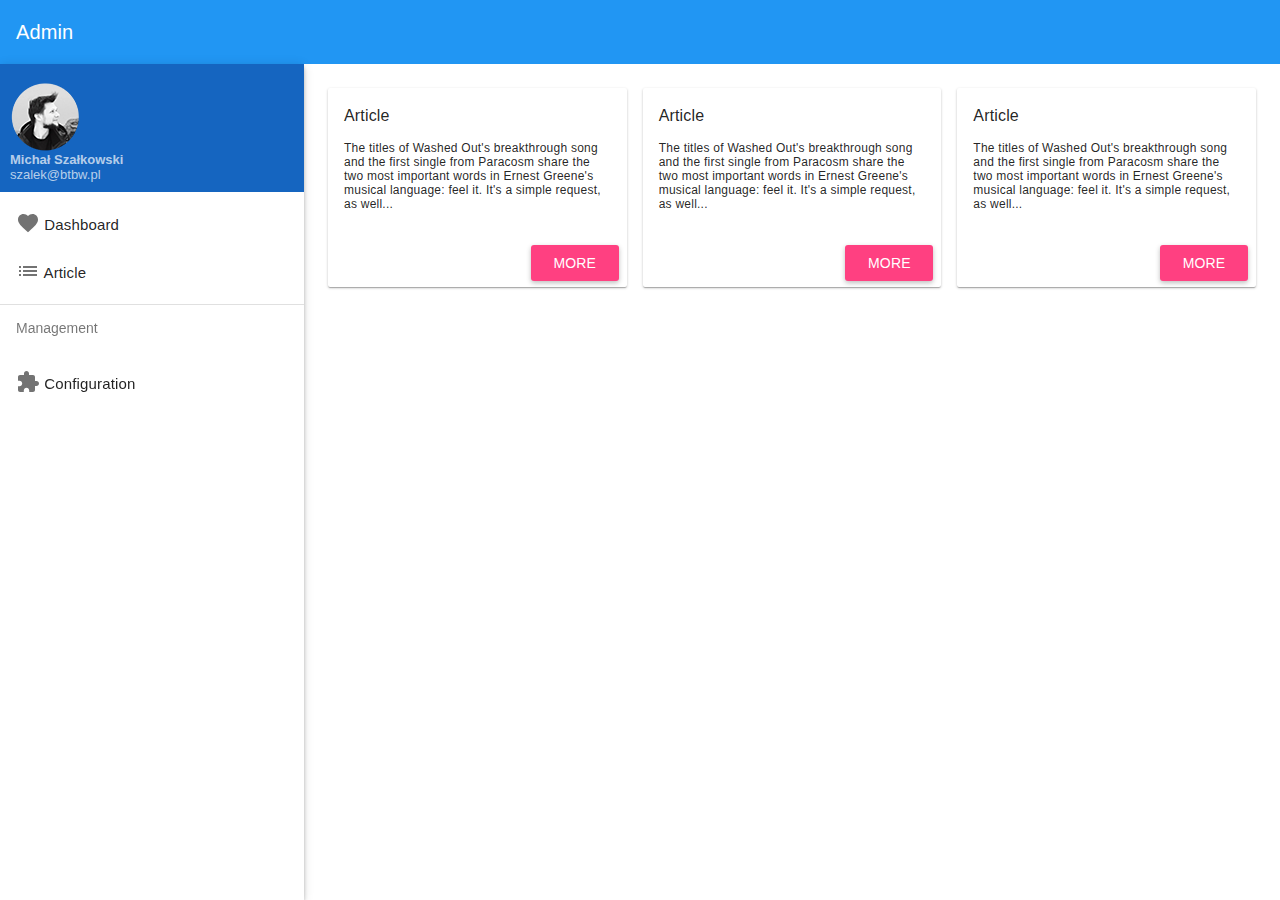
<file: index.html>
<!DOCTYPE html>
<html lang="en" ng-app="app">
<head>
    <meta charset="UTF-8">
    <title>Front</title>
    <meta name="viewport" content="initial-scale=1"/>
    <link rel="stylesheet" href="lib/angular-material/angular-material.min.css">


    <link rel="stylesheet" href="css/admin.css">

</head>

<body layout="column">

<top-widget></top-widget>

<div layout="row" flex>

    <md-sidenav layout="column" class="md-sidenav-left md-whiteframe-z2" md-component-id="left" md-is-locked-open="$mdMedia('gt-sm')">
        <menu-widget></menu-widget>
    </md-sidenav>

    <div layout="column" flex id="content">
        <md-content layout="column" flex class="md-padding">
            <div ui-view></div>
        </md-content>
    </div>

</div>

<!-- Angular Material Dependencies -->

<script src="lib/angular/angular.min.js"></script>
<script src="lib/angular-animate/angular-animate.min.js"></script>
<script src="lib/angular-animate/angular-animate.min.js"></script>
<script src="lib/angular-aria/angular-aria.min.js"></script>
<script src="lib/angular-material/angular-material.min.js"></script>
<script src="lib/angular-material-icons.min.js"></script>


<script src="lib/angular-ui-router/release/angular-ui-router.min.js"></script>

<!-- app -->
<script src="app/app.js"></script>
<script src="app/module/_components/components.directive.js"></script>
<script src="app/module/dashboard/dashboard.module.js"></script>
<script src="app/module/article/article.module.js"></script>
<script src="app/module/configuration/configuration.module.js"></script>
</body>

</html>
</file>
<file: css/admin.css>
.md-toolbar-tools h1 {
    font-size: inherit;
    font-weight: inherit;
    margin: inherit;
}

md-content.md-default-theme {
    background-color: #eee;
}

md-card {
    background-color: #fff;
}
md-card h2:first-of-type {
    margin-top: 0;
}

md-toolbar .md-button.md-default-theme {
    border-radius: 99%;
}

h2 {
    font-weight: 400;
}

.md-toolbar-tools-bottom {
    font-size: small;
}
.md-toolbar-tools-bottom :last-child {
    opacity: 0.8;
}

md-toolbar:not(.md-hue-1),
.md-fab {
    fill: #fff;
}

md-sidenav {
    fill: #737373;
}
md-sidenav ng-md-icon {
    position: relative;
    top: 5px;
}

.user-avatar {
    border-radius: 99%;
}


.inputdemoBasicUsage .md-datepicker-button {
    width: 36px; }


md-tab-item span {
    color: black;
}
</file>
